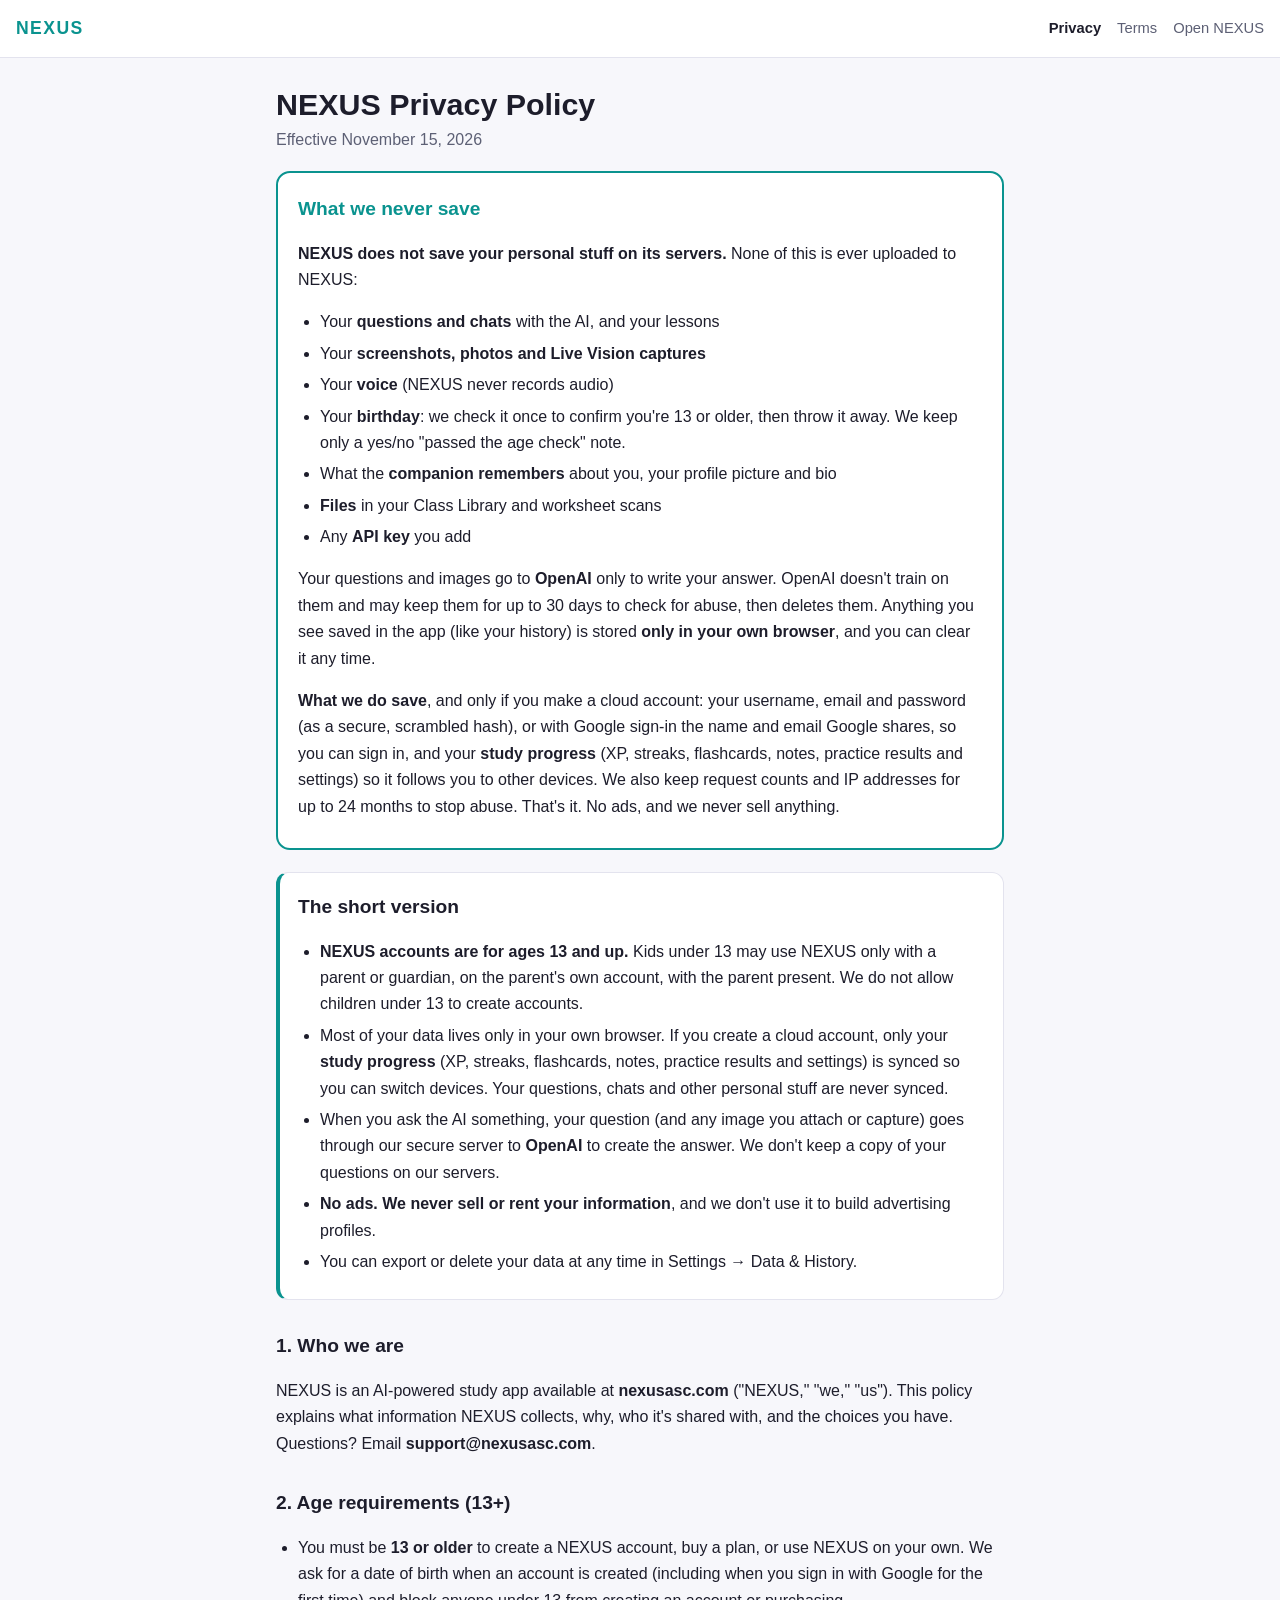
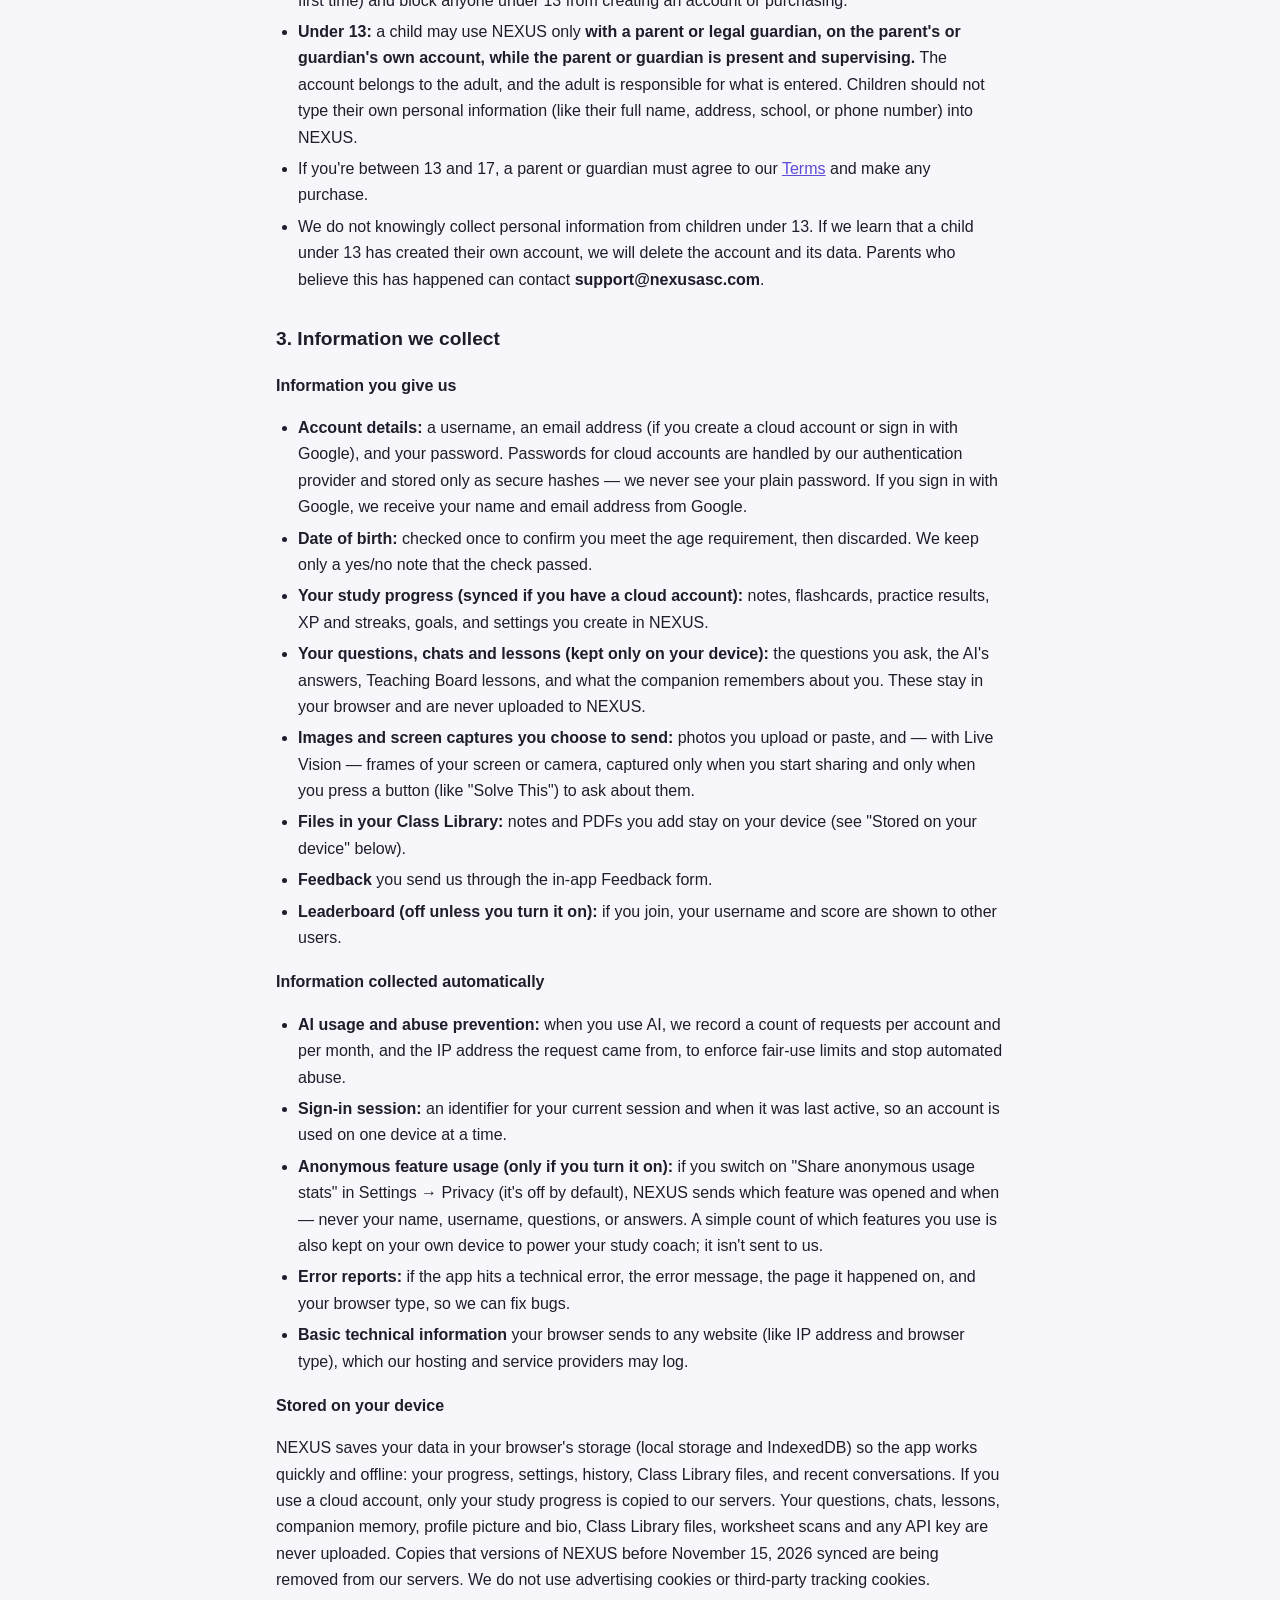
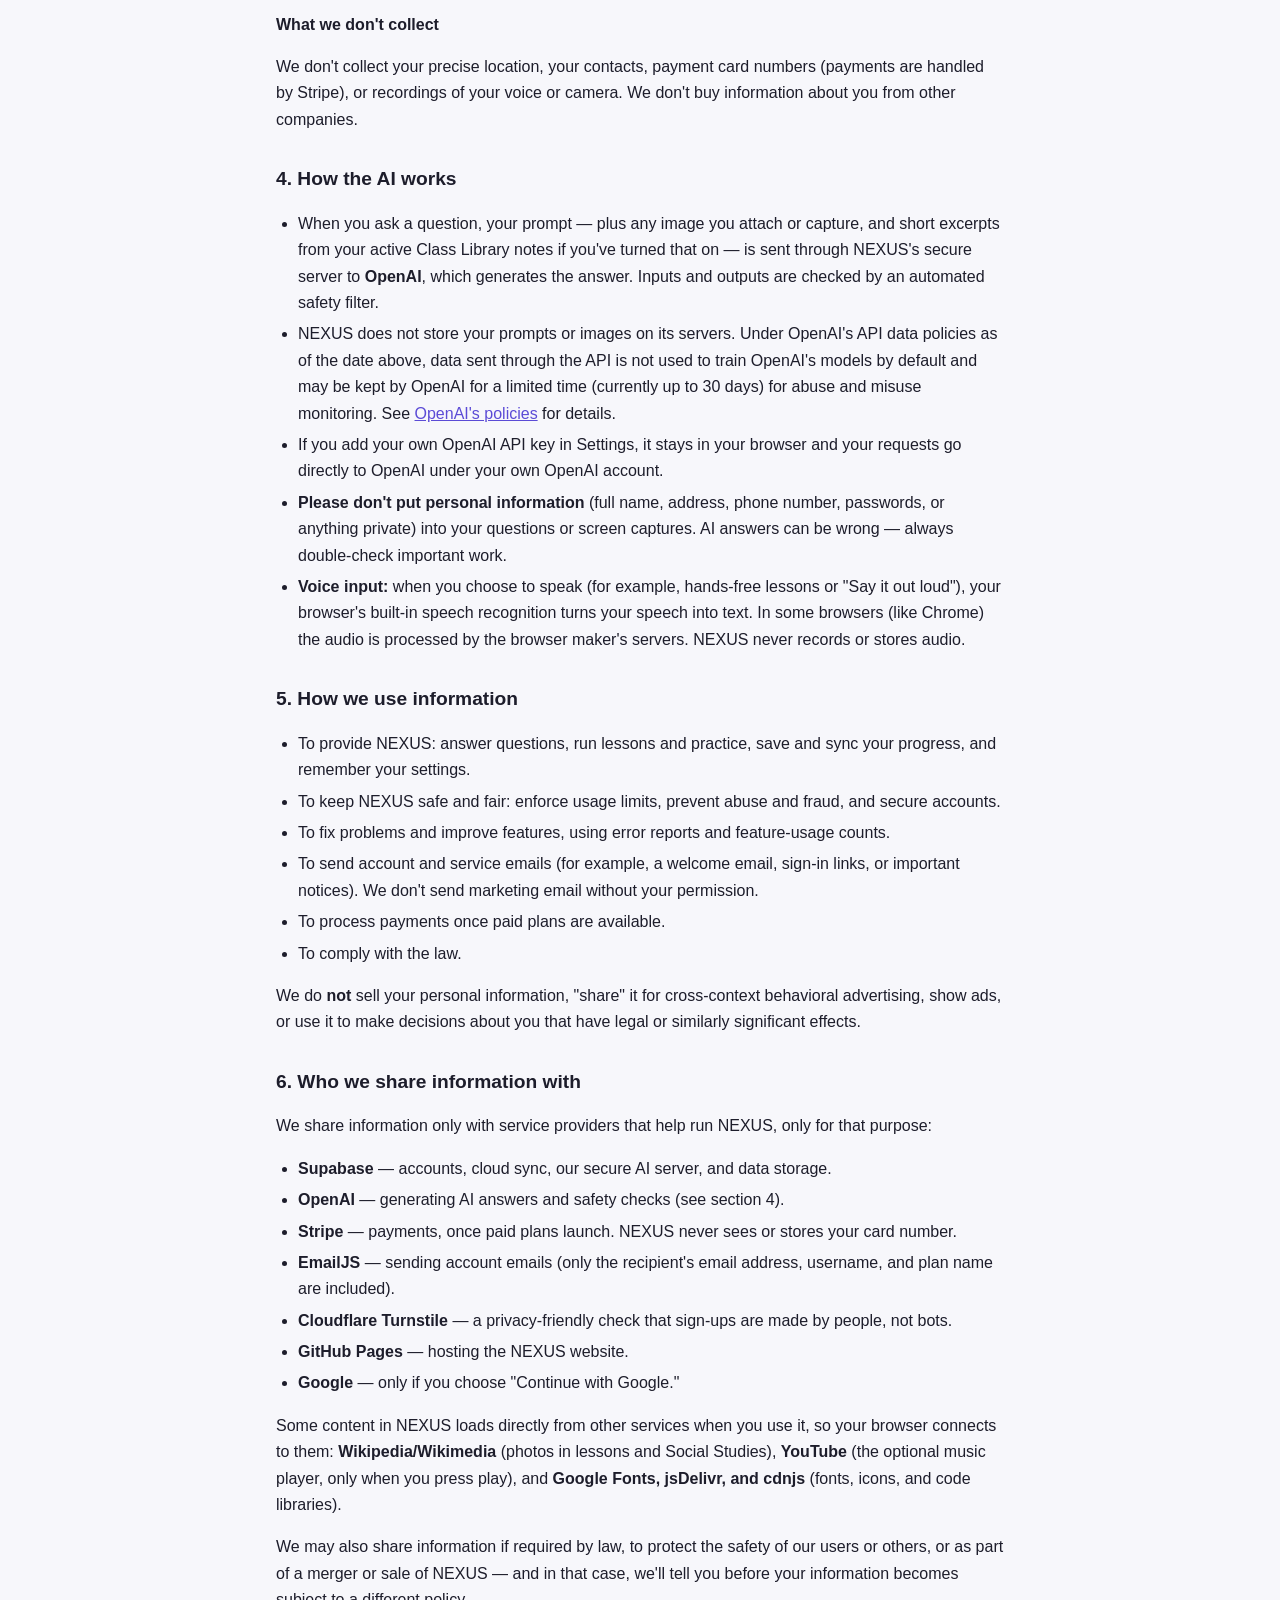
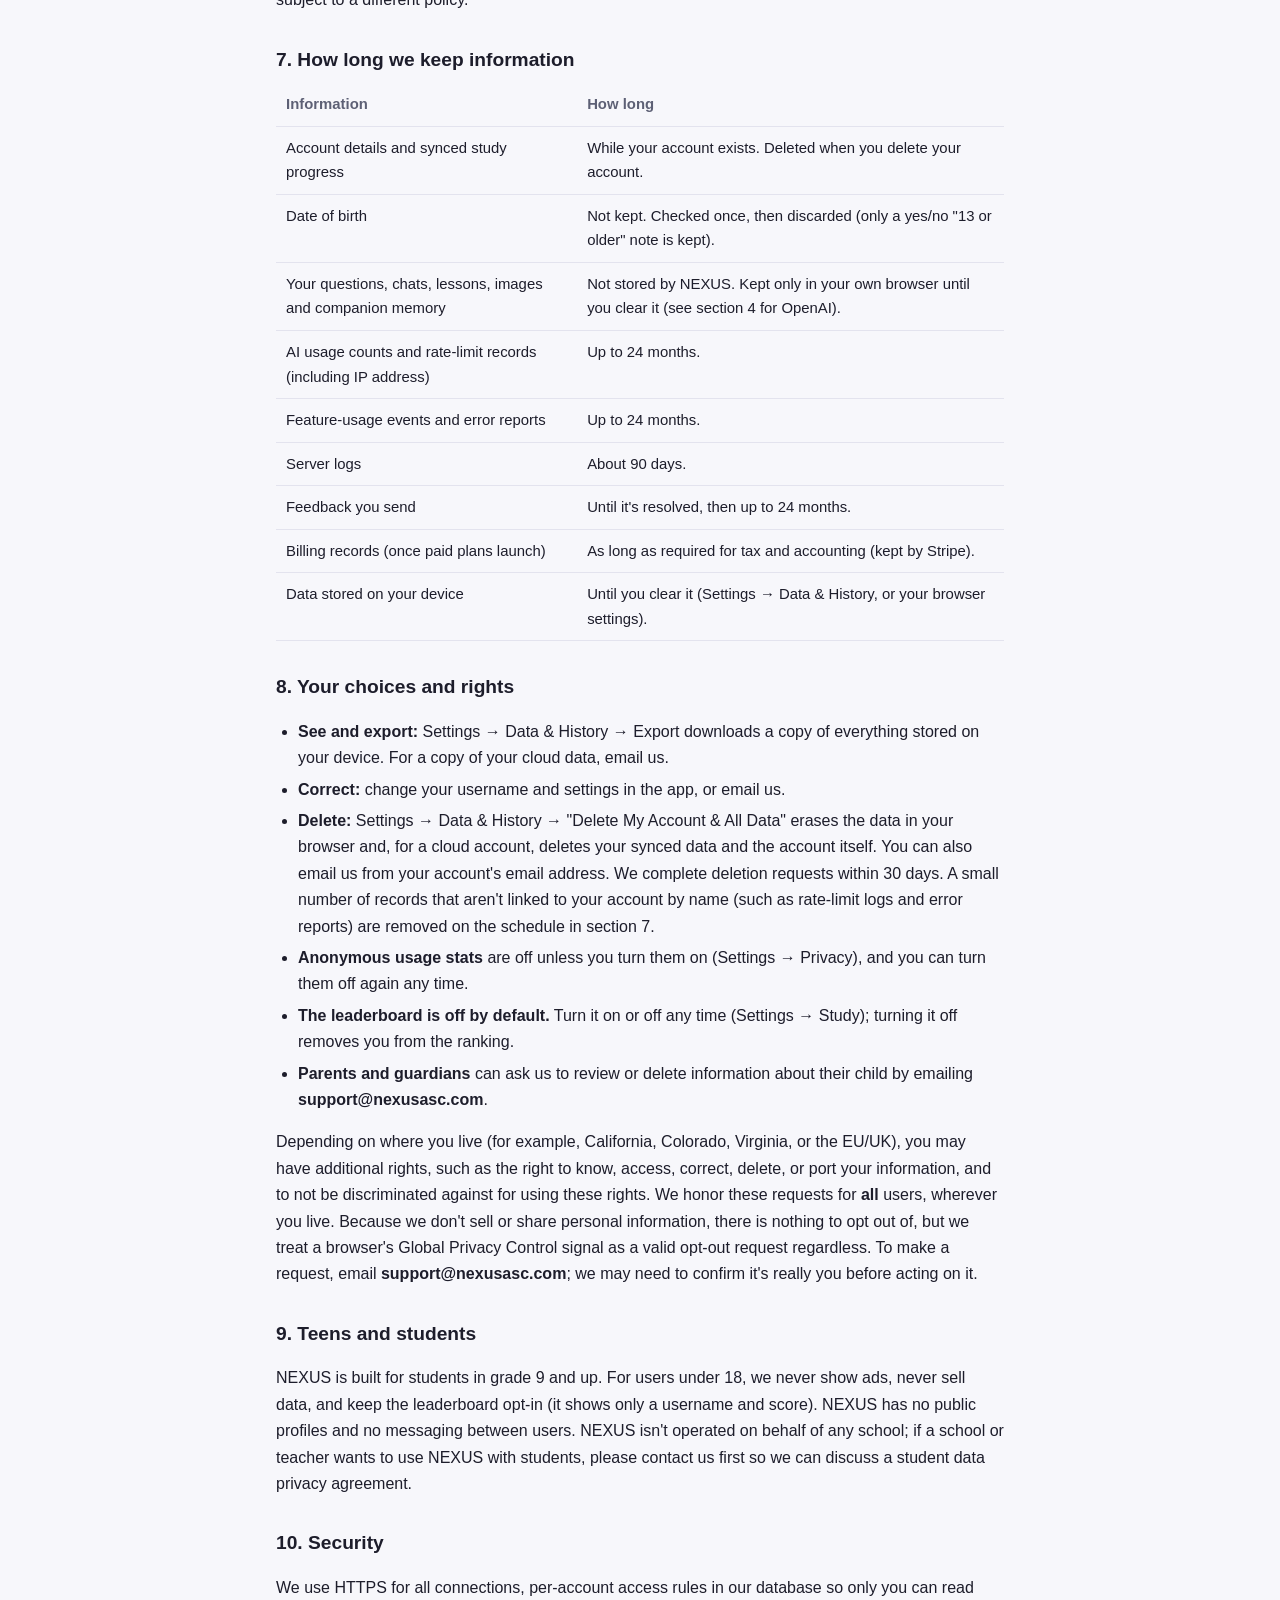
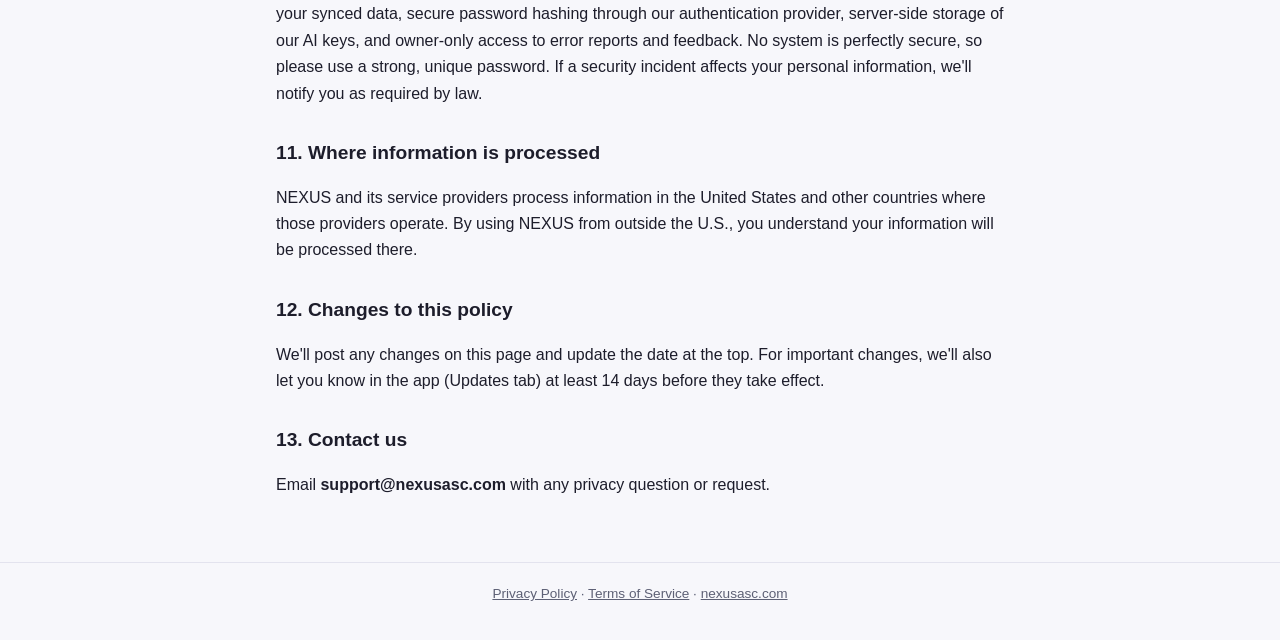
<file: privacy.html>
<!DOCTYPE html>
<html lang="en">
<head>
<meta charset="UTF-8">
<meta name="viewport" content="width=device-width, initial-scale=1.0">
<title>Privacy Policy — NEXUS</title>
<meta name="description" content="How NEXUS (nexusasc.com) collects, uses, and protects your information.">
<link rel="stylesheet" href="legal.css">
</head>
<body>
<header class="lg-top"><a href="/" class="lg-brand">NEXUS</a><nav><a href="/privacy.html" aria-current="page">Privacy</a><a href="/terms.html">Terms</a><a href="/">Open NEXUS</a></nav></header>
<main>
<article id="legal-doc">
<h1>NEXUS Privacy Policy</h1>
<p class="lg-date">Effective November 15, 2026</p>

<div class="lg-never">
<h2>What we never save</h2>
<p><strong>NEXUS does not save your personal stuff on its servers.</strong> None of this is ever uploaded to NEXUS:</p>
<ul>
<li>Your <strong>questions and chats</strong> with the AI, and your lessons</li>
<li>Your <strong>screenshots, photos and Live Vision captures</strong></li>
<li>Your <strong>voice</strong> (NEXUS never records audio)</li>
<li>Your <strong>birthday</strong>: we check it once to confirm you're 13 or older, then throw it away. We keep only a yes/no "passed the age check" note.</li>
<li>What the <strong>companion remembers</strong> about you, your profile picture and bio</li>
<li><strong>Files</strong> in your Class Library and worksheet scans</li>
<li>Any <strong>API key</strong> you add</li>
</ul>
<p>Your questions and images go to <strong>OpenAI</strong> only to write your answer. OpenAI doesn't train on them and may keep them for up to 30 days to check for abuse, then deletes them. Anything you see saved in the app (like your history) is stored <strong>only in your own browser</strong>, and you can clear it any time.</p>
<p><strong>What we do save</strong>, and only if you make a cloud account: your username, email and password (as a secure, scrambled hash), or with Google sign-in the name and email Google shares, so you can sign in, and your <strong>study progress</strong> (XP, streaks, flashcards, notes, practice results and settings) so it follows you to other devices. We also keep request counts and IP addresses for up to 24 months to stop abuse. That's it. No ads, and we never sell anything.</p>
</div>

<div class="lg-summary">
<h2>The short version</h2>
<ul>
<li><strong>NEXUS accounts are for ages 13 and up.</strong> Kids under 13 may use NEXUS only with a parent or guardian, on the parent's own account, with the parent present. We do not allow children under 13 to create accounts.</li>
<li>Most of your data lives only in your own browser. If you create a cloud account, only your <strong>study progress</strong> (XP, streaks, flashcards, notes, practice results and settings) is synced so you can switch devices. Your questions, chats and other personal stuff are never synced.</li>
<li>When you ask the AI something, your question (and any image you attach or capture) goes through our secure server to <strong>OpenAI</strong> to create the answer. We don't keep a copy of your questions on our servers.</li>
<li><strong>No ads. We never sell or rent your information</strong>, and we don't use it to build advertising profiles.</li>
<li>You can export or delete your data at any time in Settings → Data &amp; History.</li>
</ul>
</div>

<h2 id="who">1. Who we are</h2>
<p>NEXUS is an AI-powered study app available at <strong>nexusasc.com</strong> ("NEXUS," "we," "us"). This policy explains what information NEXUS collects, why, who it's shared with, and the choices you have. Questions? Email <strong>support@nexusasc.com</strong>.</p>

<h2 id="age">2. Age requirements (13+)</h2>
<ul>
<li>You must be <strong>13 or older</strong> to create a NEXUS account, buy a plan, or use NEXUS on your own. We ask for a date of birth when an account is created (including when you sign in with Google for the first time) and block anyone under 13 from creating an account or purchasing.</li>
<li><strong>Under 13:</strong> a child may use NEXUS only <strong>with a parent or legal guardian, on the parent's or guardian's own account, while the parent or guardian is present and supervising.</strong> The account belongs to the adult, and the adult is responsible for what is entered. Children should not type their own personal information (like their full name, address, school, or phone number) into NEXUS.</li>
<li>If you're between 13 and 17, a parent or guardian must agree to our <a href="/terms.html">Terms</a> and make any purchase.</li>
<li>We do not knowingly collect personal information from children under 13. If we learn that a child under 13 has created their own account, we will delete the account and its data. Parents who believe this has happened can contact <strong>support@nexusasc.com</strong>.</li>
</ul>

<h2 id="collect">3. Information we collect</h2>
<h3>Information you give us</h3>
<ul>
<li><strong>Account details:</strong> a username, an email address (if you create a cloud account or sign in with Google), and your password. Passwords for cloud accounts are handled by our authentication provider and stored only as secure hashes — we never see your plain password. If you sign in with Google, we receive your name and email address from Google.</li>
<li><strong>Date of birth:</strong> checked once to confirm you meet the age requirement, then discarded. We keep only a yes/no note that the check passed.</li>
<li><strong>Your study progress (synced if you have a cloud account):</strong> notes, flashcards, practice results, XP and streaks, goals, and settings you create in NEXUS.</li>
<li><strong>Your questions, chats and lessons (kept only on your device):</strong> the questions you ask, the AI's answers, Teaching Board lessons, and what the companion remembers about you. These stay in your browser and are never uploaded to NEXUS.</li>
<li><strong>Images and screen captures you choose to send:</strong> photos you upload or paste, and — with Live Vision — frames of your screen or camera, captured only when you start sharing and only when you press a button (like "Solve This") to ask about them.</li>
<li><strong>Files in your Class Library:</strong> notes and PDFs you add stay on your device (see "Stored on your device" below).</li>
<li><strong>Feedback</strong> you send us through the in-app Feedback form.</li>
<li><strong>Leaderboard (off unless you turn it on):</strong> if you join, your username and score are shown to other users.</li>
</ul>
<h3>Information collected automatically</h3>
<ul>
<li><strong>AI usage and abuse prevention:</strong> when you use AI, we record a count of requests per account and per month, and the IP address the request came from, to enforce fair-use limits and stop automated abuse.</li>
<li><strong>Sign-in session:</strong> an identifier for your current session and when it was last active, so an account is used on one device at a time.</li>
<li><strong>Anonymous feature usage (only if you turn it on):</strong> if you switch on "Share anonymous usage stats" in Settings → Privacy (it's off by default), NEXUS sends which feature was opened and when — never your name, username, questions, or answers. A simple count of which features you use is also kept on your own device to power your study coach; it isn't sent to us.</li>
<li><strong>Error reports:</strong> if the app hits a technical error, the error message, the page it happened on, and your browser type, so we can fix bugs.</li>
<li><strong>Basic technical information</strong> your browser sends to any website (like IP address and browser type), which our hosting and service providers may log.</li>
</ul>
<h3>Stored on your device</h3>
<p>NEXUS saves your data in your browser's storage (local storage and IndexedDB) so the app works quickly and offline: your progress, settings, history, Class Library files, and recent conversations. If you use a cloud account, only your study progress is copied to our servers. Your questions, chats, lessons, companion memory, profile picture and bio, Class Library files, worksheet scans and any API key are never uploaded. Copies that versions of NEXUS before November 15, 2026 synced are being removed from our servers. We do not use advertising cookies or third-party tracking cookies.</p>
<h3>What we don't collect</h3>
<p>We don't collect your precise location, your contacts, payment card numbers (payments are handled by Stripe), or recordings of your voice or camera. We don't buy information about you from other companies.</p>

<h2 id="ai">4. How the AI works</h2>
<ul>
<li>When you ask a question, your prompt — plus any image you attach or capture, and short excerpts from your active Class Library notes if you've turned that on — is sent through NEXUS's secure server to <strong>OpenAI</strong>, which generates the answer. Inputs and outputs are checked by an automated safety filter.</li>
<li>NEXUS does not store your prompts or images on its servers. Under OpenAI's API data policies as of the date above, data sent through the API is not used to train OpenAI's models by default and may be kept by OpenAI for a limited time (currently up to 30 days) for abuse and misuse monitoring. See <a href="https://openai.com/policies/" rel="noopener" target="_blank">OpenAI's policies</a> for details.</li>
<li>If you add your own OpenAI API key in Settings, it stays in your browser and your requests go directly to OpenAI under your own OpenAI account.</li>
<li><strong>Please don't put personal information</strong> (full name, address, phone number, passwords, or anything private) into your questions or screen captures. AI answers can be wrong — always double-check important work.</li>
<li><strong>Voice input:</strong> when you choose to speak (for example, hands-free lessons or "Say it out loud"), your browser's built-in speech recognition turns your speech into text. In some browsers (like Chrome) the audio is processed by the browser maker's servers. NEXUS never records or stores audio.</li>
</ul>

<h2 id="use">5. How we use information</h2>
<ul>
<li>To provide NEXUS: answer questions, run lessons and practice, save and sync your progress, and remember your settings.</li>
<li>To keep NEXUS safe and fair: enforce usage limits, prevent abuse and fraud, and secure accounts.</li>
<li>To fix problems and improve features, using error reports and feature-usage counts.</li>
<li>To send account and service emails (for example, a welcome email, sign-in links, or important notices). We don't send marketing email without your permission.</li>
<li>To process payments once paid plans are available.</li>
<li>To comply with the law.</li>
</ul>
<p>We do <strong>not</strong> sell your personal information, "share" it for cross-context behavioral advertising, show ads, or use it to make decisions about you that have legal or similarly significant effects.</p>

<h2 id="share">6. Who we share information with</h2>
<p>We share information only with service providers that help run NEXUS, only for that purpose:</p>
<ul>
<li><strong>Supabase</strong> — accounts, cloud sync, our secure AI server, and data storage.</li>
<li><strong>OpenAI</strong> — generating AI answers and safety checks (see section 4).</li>
<li><strong>Stripe</strong> — payments, once paid plans launch. NEXUS never sees or stores your card number.</li>
<li><strong>EmailJS</strong> — sending account emails (only the recipient's email address, username, and plan name are included).</li>
<li><strong>Cloudflare Turnstile</strong> — a privacy-friendly check that sign-ups are made by people, not bots.</li>
<li><strong>GitHub Pages</strong> — hosting the NEXUS website.</li>
<li><strong>Google</strong> — only if you choose "Continue with Google."</li>
</ul>
<p>Some content in NEXUS loads directly from other services when you use it, so your browser connects to them: <strong>Wikipedia/Wikimedia</strong> (photos in lessons and Social Studies), <strong>YouTube</strong> (the optional music player, only when you press play), and <strong>Google Fonts, jsDelivr, and cdnjs</strong> (fonts, icons, and code libraries).</p>
<p>We may also share information if required by law, to protect the safety of our users or others, or as part of a merger or sale of NEXUS — and in that case, we'll tell you before your information becomes subject to a different policy.</p>

<h2 id="keep">7. How long we keep information</h2>
<table class="lg-table">
<thead><tr><th>Information</th><th>How long</th></tr></thead>
<tbody>
<tr><td>Account details and synced study progress</td><td>While your account exists. Deleted when you delete your account.</td></tr>
<tr><td>Date of birth</td><td>Not kept. Checked once, then discarded (only a yes/no "13 or older" note is kept).</td></tr>
<tr><td>Your questions, chats, lessons, images and companion memory</td><td>Not stored by NEXUS. Kept only in your own browser until you clear it (see section 4 for OpenAI).</td></tr>
<tr><td>AI usage counts and rate-limit records (including IP address)</td><td>Up to 24 months.</td></tr>
<tr><td>Feature-usage events and error reports</td><td>Up to 24 months.</td></tr>
<tr><td>Server logs</td><td>About 90 days.</td></tr>
<tr><td>Feedback you send</td><td>Until it's resolved, then up to 24 months.</td></tr>
<tr><td>Billing records (once paid plans launch)</td><td>As long as required for tax and accounting (kept by Stripe).</td></tr>
<tr><td>Data stored on your device</td><td>Until you clear it (Settings → Data &amp; History, or your browser settings).</td></tr>
</tbody>
</table>

<h2 id="rights">8. Your choices and rights</h2>
<ul>
<li><strong>See and export:</strong> Settings → Data &amp; History → Export downloads a copy of everything stored on your device. For a copy of your cloud data, email us.</li>
<li><strong>Correct:</strong> change your username and settings in the app, or email us.</li>
<li><strong>Delete:</strong> Settings → Data &amp; History → "Delete My Account &amp; All Data" erases the data in your browser and, for a cloud account, deletes your synced data and the account itself. You can also email us from your account's email address. We complete deletion requests within 30 days. A small number of records that aren't linked to your account by name (such as rate-limit logs and error reports) are removed on the schedule in section 7.</li>
<li><strong>Anonymous usage stats</strong> are off unless you turn them on (Settings → Privacy), and you can turn them off again any time.</li>
<li><strong>The leaderboard is off by default.</strong> Turn it on or off any time (Settings → Study); turning it off removes you from the ranking.</li>
<li><strong>Parents and guardians</strong> can ask us to review or delete information about their child by emailing <strong>support@nexusasc.com</strong>.</li>
</ul>
<p>Depending on where you live (for example, California, Colorado, Virginia, or the EU/UK), you may have additional rights, such as the right to know, access, correct, delete, or port your information, and to not be discriminated against for using these rights. We honor these requests for <strong>all</strong> users, wherever you live. Because we don't sell or share personal information, there is nothing to opt out of, but we treat a browser's Global Privacy Control signal as a valid opt-out request regardless. To make a request, email <strong>support@nexusasc.com</strong>; we may need to confirm it's really you before acting on it.</p>

<h2 id="teens">9. Teens and students</h2>
<p>NEXUS is built for students in grade 9 and up. For users under 18, we never show ads, never sell data, and keep the leaderboard opt-in (it shows only a username and score). NEXUS has no public profiles and no messaging between users. NEXUS isn't operated on behalf of any school; if a school or teacher wants to use NEXUS with students, please contact us first so we can discuss a student data privacy agreement.</p>

<h2 id="security">10. Security</h2>
<p>We use HTTPS for all connections, per-account access rules in our database so only you can read your synced data, secure password hashing through our authentication provider, server-side storage of our AI keys, and owner-only access to error reports and feedback. No system is perfectly secure, so please use a strong, unique password. If a security incident affects your personal information, we'll notify you as required by law.</p>

<h2 id="where">11. Where information is processed</h2>
<p>NEXUS and its service providers process information in the United States and other countries where those providers operate. By using NEXUS from outside the U.S., you understand your information will be processed there.</p>

<h2 id="changes">12. Changes to this policy</h2>
<p>We'll post any changes on this page and update the date at the top. For important changes, we'll also let you know in the app (Updates tab) at least 14 days before they take effect.</p>

<h2 id="contact">13. Contact us</h2>
<p>Email <strong>support@nexusasc.com</strong> with any privacy question or request.</p>
</article>
</main>
<footer class="lg-foot"><a href="/privacy.html">Privacy Policy</a> · <a href="/terms.html">Terms of Service</a> · <a href="/">nexusasc.com</a></footer>
</body>
</html>
</file>
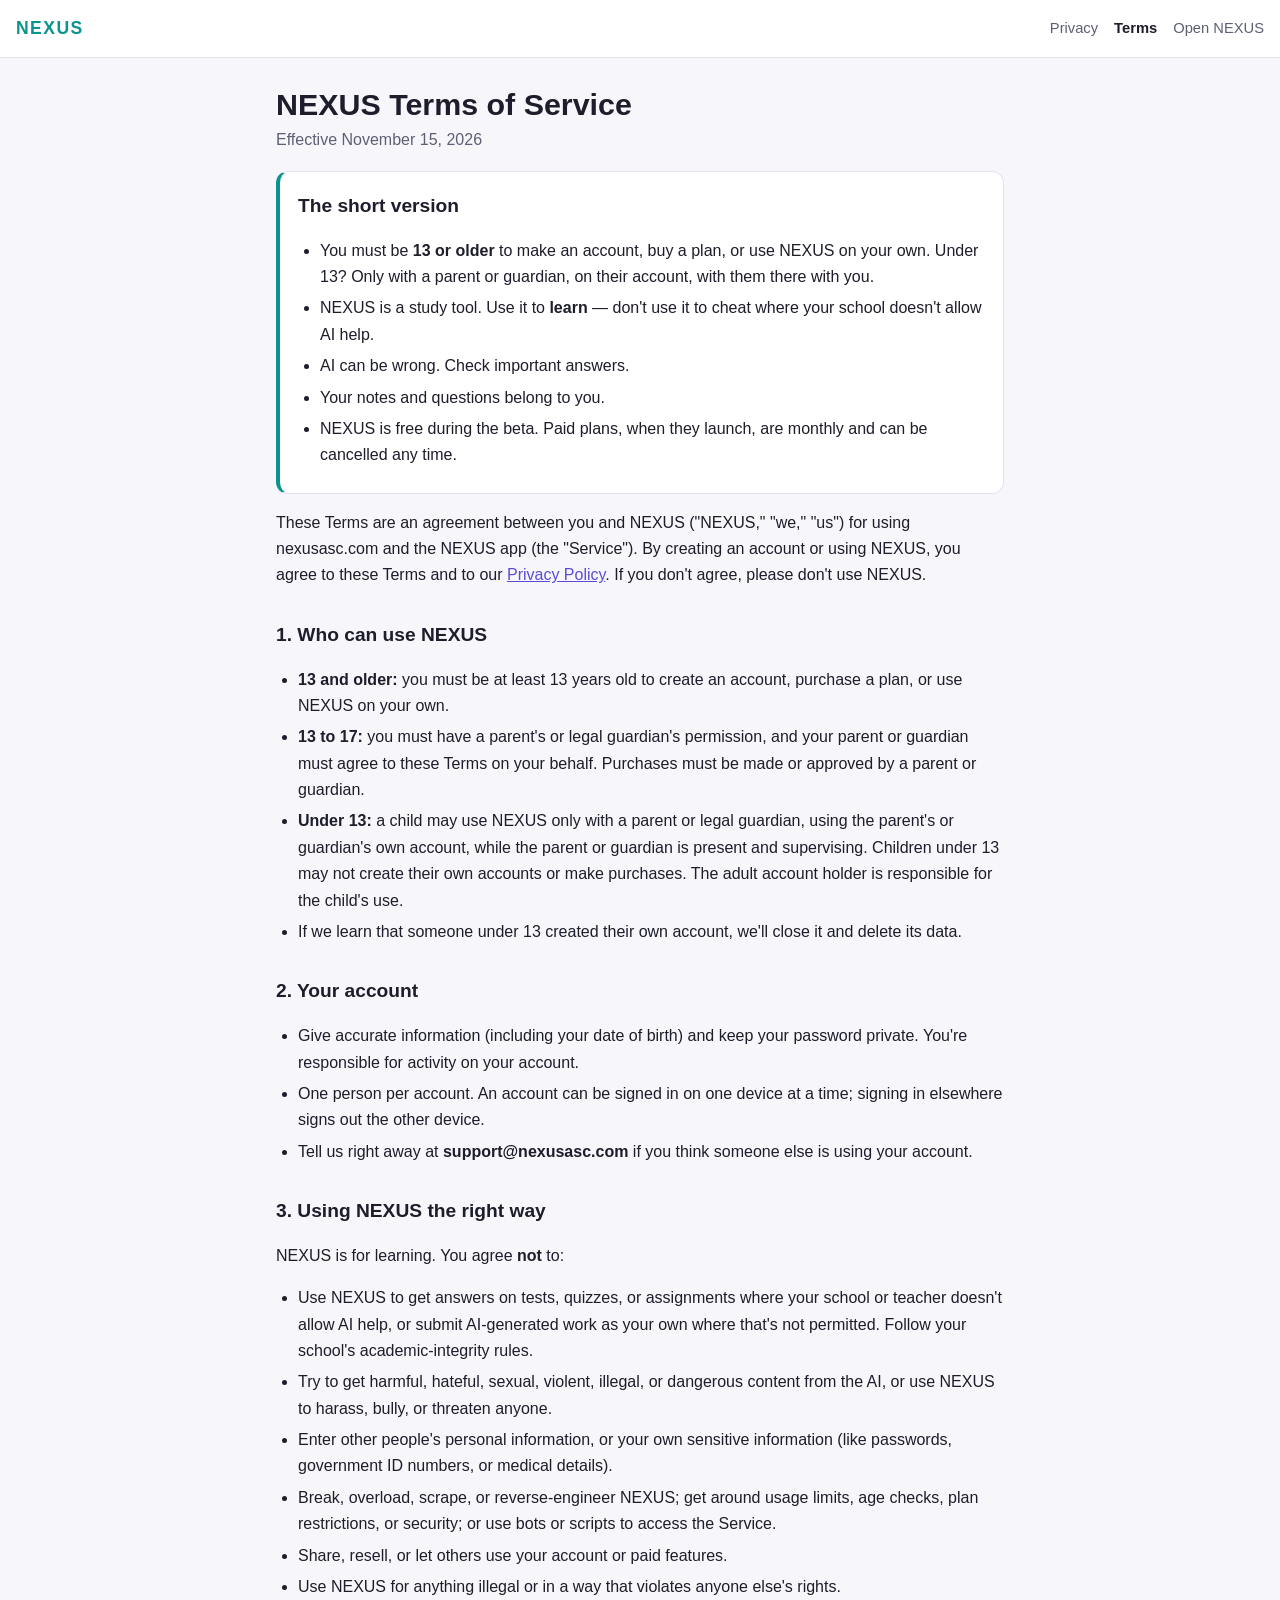
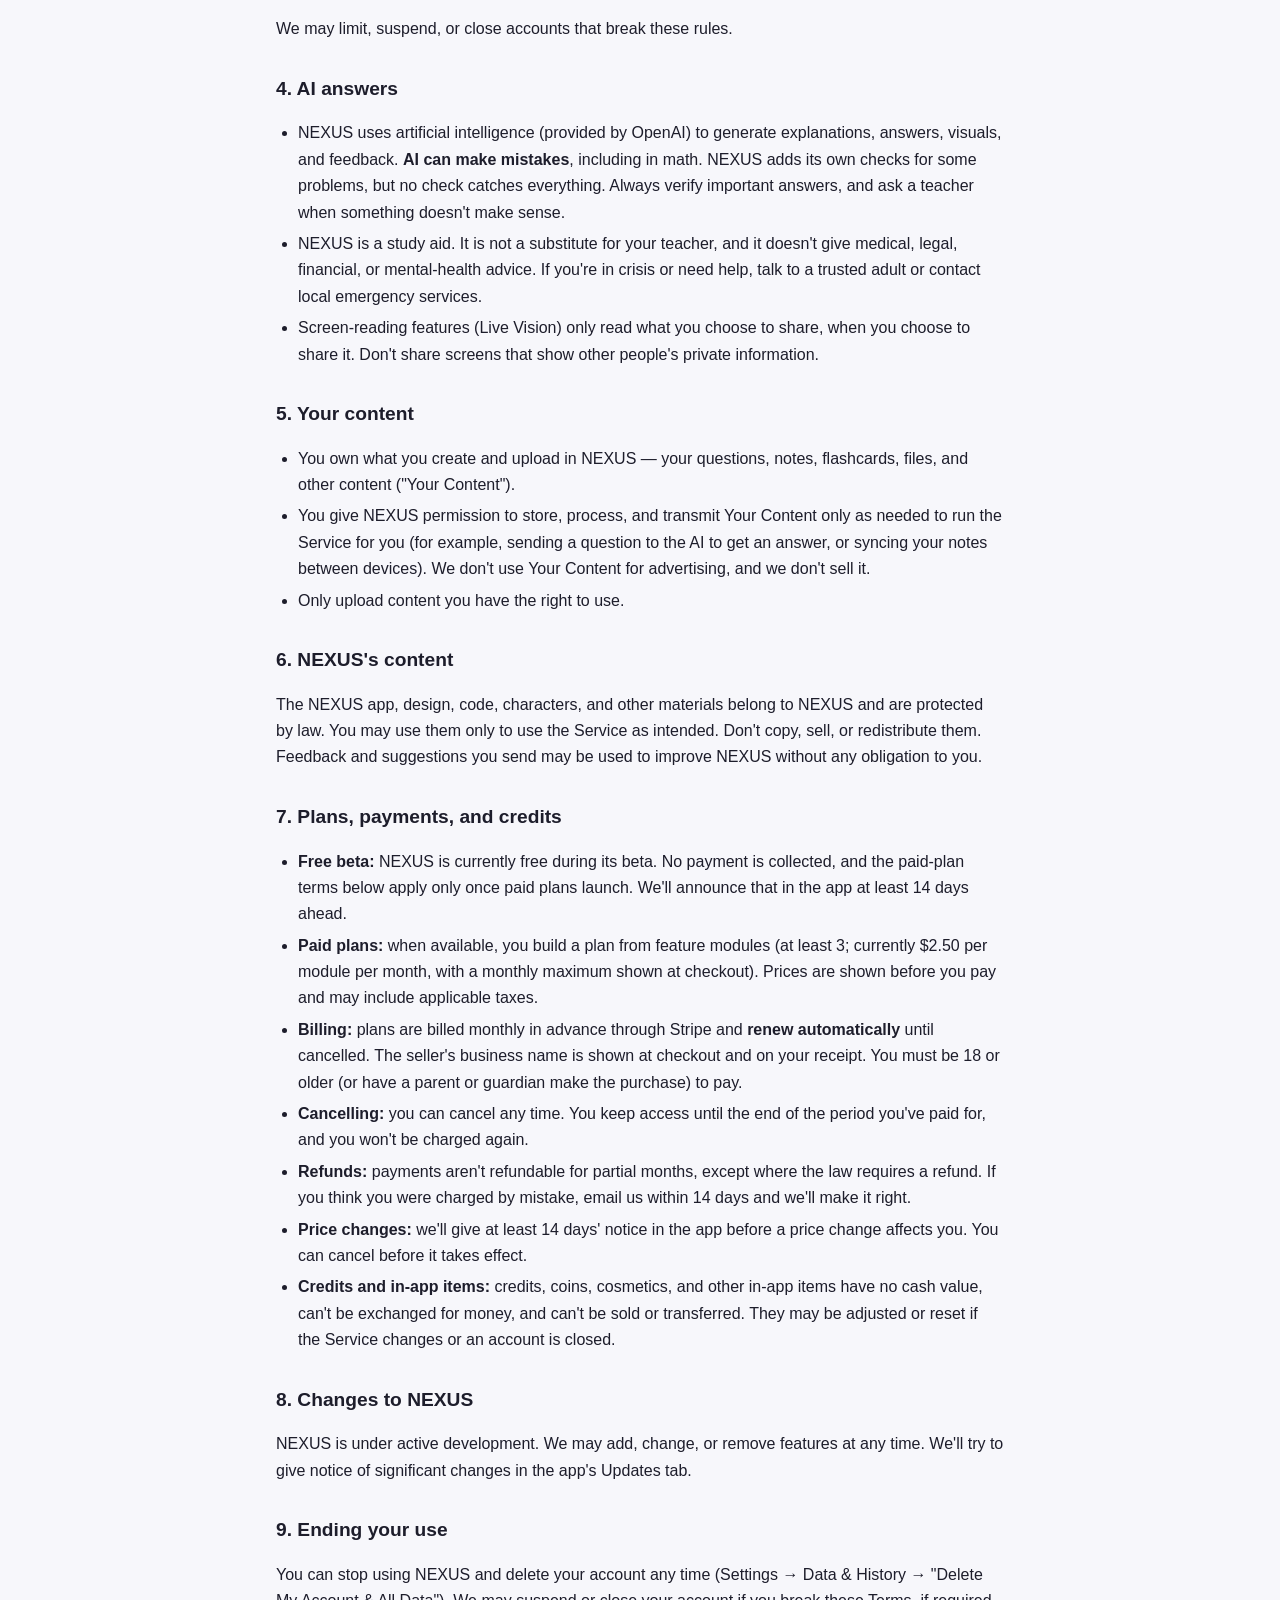
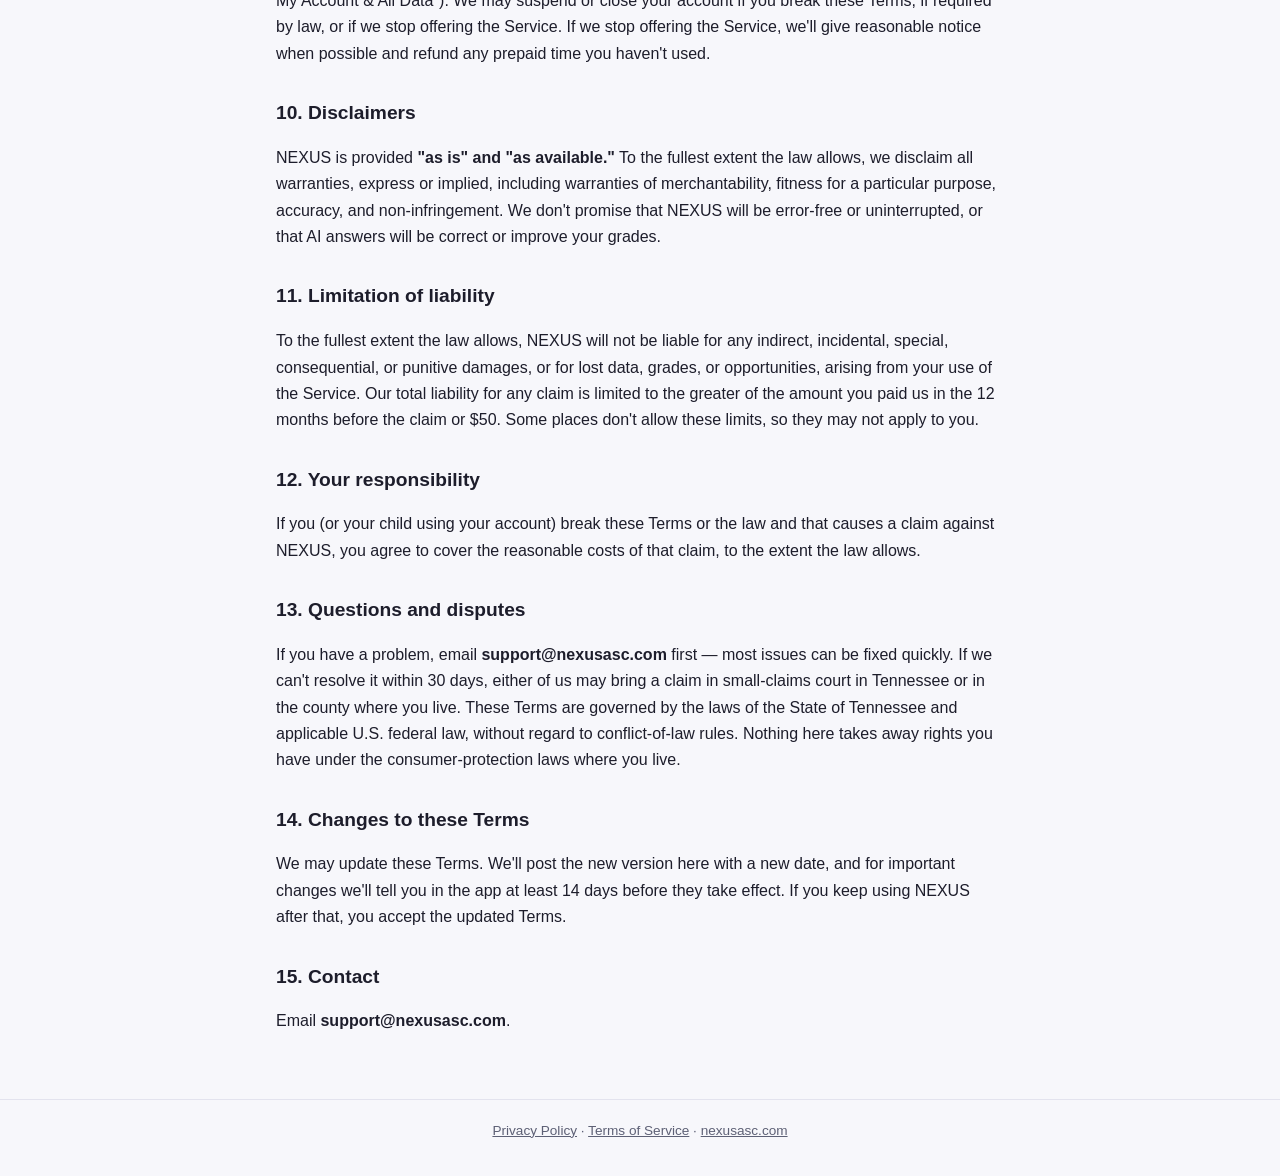
<file: terms.html>
<!DOCTYPE html>
<html lang="en">
<head>
<meta charset="UTF-8">
<meta name="viewport" content="width=device-width, initial-scale=1.0">
<title>Terms of Service — NEXUS</title>
<meta name="description" content="The rules for using NEXUS (nexusasc.com).">
<link rel="stylesheet" href="legal.css">
</head>
<body>
<header class="lg-top"><a href="/" class="lg-brand">NEXUS</a><nav><a href="/privacy.html">Privacy</a><a href="/terms.html" aria-current="page">Terms</a><a href="/">Open NEXUS</a></nav></header>
<main>
<article id="legal-doc">
<h1>NEXUS Terms of Service</h1>
<p class="lg-date">Effective November 15, 2026</p>

<div class="lg-summary">
<h2>The short version</h2>
<ul>
<li>You must be <strong>13 or older</strong> to make an account, buy a plan, or use NEXUS on your own. Under 13? Only with a parent or guardian, on their account, with them there with you.</li>
<li>NEXUS is a study tool. Use it to <strong>learn</strong> — don't use it to cheat where your school doesn't allow AI help.</li>
<li>AI can be wrong. Check important answers.</li>
<li>Your notes and questions belong to you.</li>
<li>NEXUS is free during the beta. Paid plans, when they launch, are monthly and can be cancelled any time.</li>
</ul>
</div>

<p>These Terms are an agreement between you and NEXUS ("NEXUS," "we," "us") for using nexusasc.com and the NEXUS app (the "Service"). By creating an account or using NEXUS, you agree to these Terms and to our <a href="/privacy.html">Privacy Policy</a>. If you don't agree, please don't use NEXUS.</p>

<h2 id="eligibility">1. Who can use NEXUS</h2>
<ul>
<li><strong>13 and older:</strong> you must be at least 13 years old to create an account, purchase a plan, or use NEXUS on your own.</li>
<li><strong>13 to 17:</strong> you must have a parent's or legal guardian's permission, and your parent or guardian must agree to these Terms on your behalf. Purchases must be made or approved by a parent or guardian.</li>
<li><strong>Under 13:</strong> a child may use NEXUS only with a parent or legal guardian, using the parent's or guardian's own account, while the parent or guardian is present and supervising. Children under 13 may not create their own accounts or make purchases. The adult account holder is responsible for the child's use.</li>
<li>If we learn that someone under 13 created their own account, we'll close it and delete its data.</li>
</ul>

<h2 id="account">2. Your account</h2>
<ul>
<li>Give accurate information (including your date of birth) and keep your password private. You're responsible for activity on your account.</li>
<li>One person per account. An account can be signed in on one device at a time; signing in elsewhere signs out the other device.</li>
<li>Tell us right away at <strong>support@nexusasc.com</strong> if you think someone else is using your account.</li>
</ul>

<h2 id="use">3. Using NEXUS the right way</h2>
<p>NEXUS is for learning. You agree <strong>not</strong> to:</p>
<ul>
<li>Use NEXUS to get answers on tests, quizzes, or assignments where your school or teacher doesn't allow AI help, or submit AI-generated work as your own where that's not permitted. Follow your school's academic-integrity rules.</li>
<li>Try to get harmful, hateful, sexual, violent, illegal, or dangerous content from the AI, or use NEXUS to harass, bully, or threaten anyone.</li>
<li>Enter other people's personal information, or your own sensitive information (like passwords, government ID numbers, or medical details).</li>
<li>Break, overload, scrape, or reverse-engineer NEXUS; get around usage limits, age checks, plan restrictions, or security; or use bots or scripts to access the Service.</li>
<li>Share, resell, or let others use your account or paid features.</li>
<li>Use NEXUS for anything illegal or in a way that violates anyone else's rights.</li>
</ul>
<p>We may limit, suspend, or close accounts that break these rules.</p>

<h2 id="ai">4. AI answers</h2>
<ul>
<li>NEXUS uses artificial intelligence (provided by OpenAI) to generate explanations, answers, visuals, and feedback. <strong>AI can make mistakes</strong>, including in math. NEXUS adds its own checks for some problems, but no check catches everything. Always verify important answers, and ask a teacher when something doesn't make sense.</li>
<li>NEXUS is a study aid. It is not a substitute for your teacher, and it doesn't give medical, legal, financial, or mental-health advice. If you're in crisis or need help, talk to a trusted adult or contact local emergency services.</li>
<li>Screen-reading features (Live Vision) only read what you choose to share, when you choose to share it. Don't share screens that show other people's private information.</li>
</ul>

<h2 id="content">5. Your content</h2>
<ul>
<li>You own what you create and upload in NEXUS — your questions, notes, flashcards, files, and other content ("Your Content").</li>
<li>You give NEXUS permission to store, process, and transmit Your Content only as needed to run the Service for you (for example, sending a question to the AI to get an answer, or syncing your notes between devices). We don't use Your Content for advertising, and we don't sell it.</li>
<li>Only upload content you have the right to use.</li>
</ul>

<h2 id="ours">6. NEXUS's content</h2>
<p>The NEXUS app, design, code, characters, and other materials belong to NEXUS and are protected by law. You may use them only to use the Service as intended. Don't copy, sell, or redistribute them. Feedback and suggestions you send may be used to improve NEXUS without any obligation to you.</p>

<h2 id="plans">7. Plans, payments, and credits</h2>
<ul>
<li><strong>Free beta:</strong> NEXUS is currently free during its beta. No payment is collected, and the paid-plan terms below apply only once paid plans launch. We'll announce that in the app at least 14 days ahead.</li>
<li><strong>Paid plans:</strong> when available, you build a plan from feature modules (at least 3; currently $2.50 per module per month, with a monthly maximum shown at checkout). Prices are shown before you pay and may include applicable taxes.</li>
<li><strong>Billing:</strong> plans are billed monthly in advance through Stripe and <strong>renew automatically</strong> until cancelled. The seller's business name is shown at checkout and on your receipt. You must be 18 or older (or have a parent or guardian make the purchase) to pay.</li>
<li><strong>Cancelling:</strong> you can cancel any time. You keep access until the end of the period you've paid for, and you won't be charged again.</li>
<li><strong>Refunds:</strong> payments aren't refundable for partial months, except where the law requires a refund. If you think you were charged by mistake, email us within 14 days and we'll make it right.</li>
<li><strong>Price changes:</strong> we'll give at least 14 days' notice in the app before a price change affects you. You can cancel before it takes effect.</li>
<li><strong>Credits and in-app items:</strong> credits, coins, cosmetics, and other in-app items have no cash value, can't be exchanged for money, and can't be sold or transferred. They may be adjusted or reset if the Service changes or an account is closed.</li>
</ul>

<h2 id="changes-service">8. Changes to NEXUS</h2>
<p>NEXUS is under active development. We may add, change, or remove features at any time. We'll try to give notice of significant changes in the app's Updates tab.</p>

<h2 id="termination">9. Ending your use</h2>
<p>You can stop using NEXUS and delete your account any time (Settings → Data &amp; History → "Delete My Account &amp; All Data"). We may suspend or close your account if you break these Terms, if required by law, or if we stop offering the Service. If we stop offering the Service, we'll give reasonable notice when possible and refund any prepaid time you haven't used.</p>

<h2 id="disclaimer">10. Disclaimers</h2>
<p>NEXUS is provided <strong>"as is" and "as available."</strong> To the fullest extent the law allows, we disclaim all warranties, express or implied, including warranties of merchantability, fitness for a particular purpose, accuracy, and non-infringement. We don't promise that NEXUS will be error-free or uninterrupted, or that AI answers will be correct or improve your grades.</p>

<h2 id="liability">11. Limitation of liability</h2>
<p>To the fullest extent the law allows, NEXUS will not be liable for any indirect, incidental, special, consequential, or punitive damages, or for lost data, grades, or opportunities, arising from your use of the Service. Our total liability for any claim is limited to the greater of the amount you paid us in the 12 months before the claim or $50. Some places don't allow these limits, so they may not apply to you.</p>

<h2 id="indemnity">12. Your responsibility</h2>
<p>If you (or your child using your account) break these Terms or the law and that causes a claim against NEXUS, you agree to cover the reasonable costs of that claim, to the extent the law allows.</p>

<h2 id="disputes">13. Questions and disputes</h2>
<p>If you have a problem, email <strong>support@nexusasc.com</strong> first — most issues can be fixed quickly. If we can't resolve it within 30 days, either of us may bring a claim in small-claims court in Tennessee or in the county where you live. These Terms are governed by the laws of the State of Tennessee and applicable U.S. federal law, without regard to conflict-of-law rules. Nothing here takes away rights you have under the consumer-protection laws where you live.</p>

<h2 id="changes">14. Changes to these Terms</h2>
<p>We may update these Terms. We'll post the new version here with a new date, and for important changes we'll tell you in the app at least 14 days before they take effect. If you keep using NEXUS after that, you accept the updated Terms.</p>

<h2 id="contact">15. Contact</h2>
<p>Email <strong>support@nexusasc.com</strong>.</p>
</article>
</main>
<footer class="lg-foot"><a href="/privacy.html">Privacy Policy</a> · <a href="/terms.html">Terms of Service</a> · <a href="/">nexusasc.com</a></footer>
</body>
</html>
</file>
<file: legal.css>
/* NEXUS legal pages (privacy.html, terms.html) */
:root { --bg: #f7f7fb; --fg: #1d1d2b; --muted: #5d6075; --card: #ffffff; --line: #e3e3ee; --accent: #5b4bd6; --accent-2: #0a938f; color-scheme: light; }
@media (prefers-color-scheme: dark) { :root { --bg: #0d0f1e; --fg: #e8e8f3; --muted: #9a9cb3; --card: #15182b; --line: #262a44; --accent: #a29bfe; --accent-2: #2ed3cd; color-scheme: dark; } }
* { box-sizing: border-box; }
body { margin: 0; background: var(--bg); color: var(--fg); font: 16px/1.65 -apple-system, BlinkMacSystemFont, "Segoe UI", Roboto, Inter, Arial, sans-serif; }
a { color: var(--accent); }
.lg-top { display: flex; align-items: center; justify-content: space-between; gap: 12px; flex-wrap: wrap; padding: 14px max(16px, env(safe-area-inset-left, 0px)); border-bottom: 1px solid var(--line); background: var(--card); }
.lg-brand { font-weight: 800; letter-spacing: 0.08em; text-decoration: none; color: var(--accent-2); font-size: 1.1rem; }
.lg-top nav { display: flex; gap: 16px; flex-wrap: wrap; font-size: 0.92rem; }
.lg-top nav a { text-decoration: none; color: var(--muted); }
.lg-top nav a[aria-current="page"] { color: var(--fg); font-weight: 600; }
main { max-width: 760px; margin: 0 auto; padding: 28px max(16px, env(safe-area-inset-left, 0px)) 48px; }
h1 { font-size: 1.9rem; line-height: 1.2; margin: 0 0 4px; text-wrap: balance; }
h2 { font-size: 1.2rem; margin: 30px 0 8px; text-wrap: balance; }
h3 { font-size: 1rem; margin: 18px 0 6px; }
ul { padding-left: 22px; }
li { margin: 5px 0; }
.lg-date { color: var(--muted); margin: 0 0 18px; }
.lg-summary { background: var(--card); border: 1px solid var(--line); border-left: 4px solid var(--accent-2); border-radius: 12px; padding: 4px 18px 8px; }
.lg-summary h2 { margin-top: 14px; }
.lg-table { width: 100%; border-collapse: collapse; font-size: 0.93rem; display: block; overflow-x: auto; }
.lg-table th, .lg-table td { text-align: left; vertical-align: top; padding: 9px 10px; border-bottom: 1px solid var(--line); }
.lg-table th { color: var(--muted); font-weight: 600; }
.lg-foot { text-align: center; color: var(--muted); font-size: 0.85rem; padding: 20px 16px 34px; border-top: 1px solid var(--line); }
.lg-foot a { color: var(--muted); }
.lg-never { background: var(--card); border: 2px solid var(--accent-2); border-radius: 14px; padding: 6px 20px 12px; margin: 0 0 22px; }
.lg-never h2 { margin-top: 14px; color: var(--accent-2); }
.lg-never ul { margin: 6px 0 10px; }
</file>
